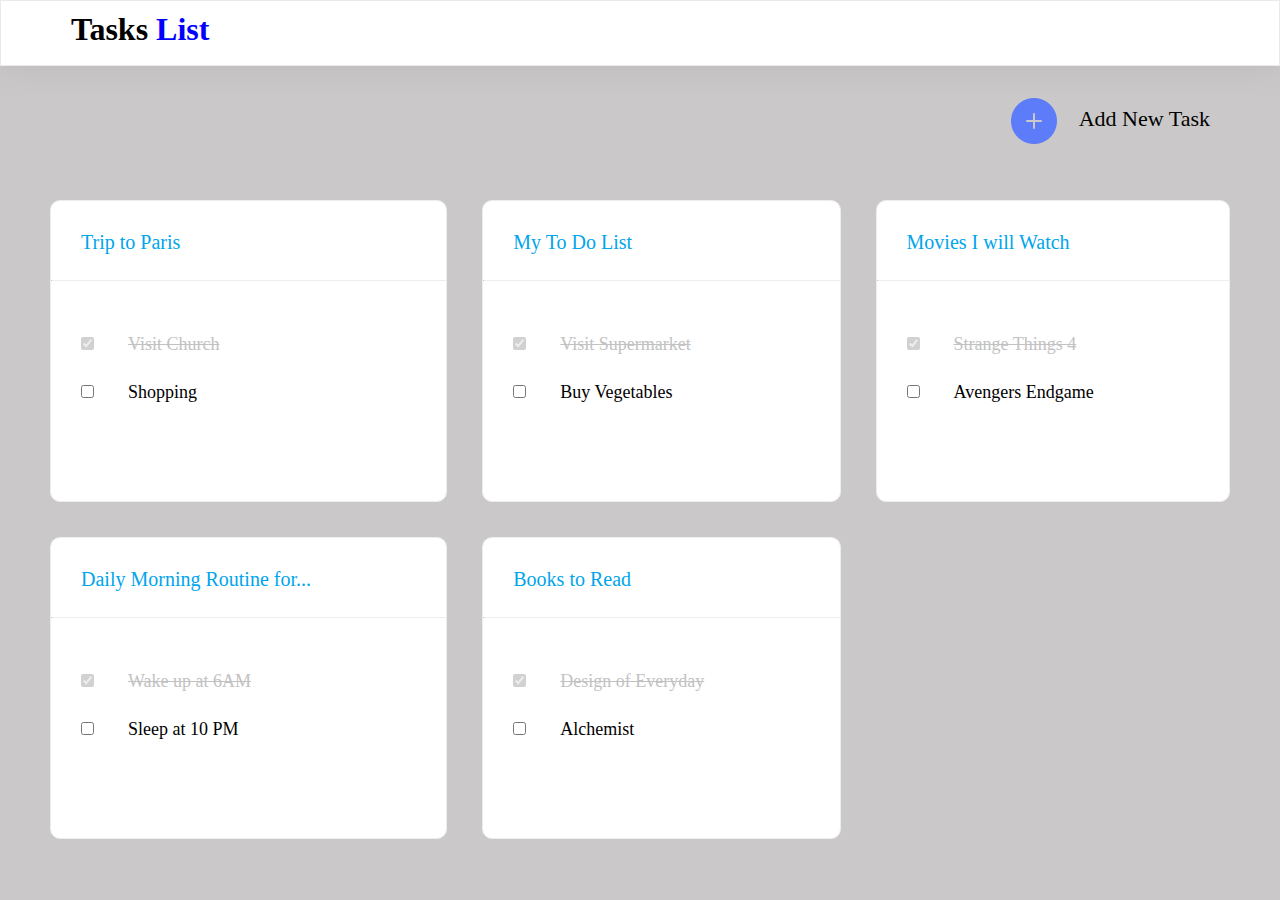
<file: index.html>
<!DOCTYPE html>
<html lang="en">
<head>
    <meta charset="UTF-8">
    <meta http-equiv="X-UA-Compatible" content="IE=edge">
    <meta name="viewport" content="width=device-width, initial-scale=1.0">
    <link rel="stylesheet" href="style.css">
    <title>TodoApp Mobile</title>
</head>
<body>
    <div class="backround">
        <h1 class="head">Tasks <span style="color:blue">List</span></h1>
        <div class="box">
            <a href="./index1.html" target="_self"><img src="./add.png" class="add_img"></a>
            <a href="./index1.html" class="box1" target="_self">Add New Task</a>
        </div>
        <div class="box_grid">
          <div class="list">
            <a href="./index2.html" target="_self" class="x">
                <p class="a">Trip to Paris</p>
            </a>
            <br>
            <hr>
            <br>
            <input type="checkbox" id="b" checked disabled>
            <label for="b" id="b">Visit Church</label>
             <br>
            <input type="checkbox" id="c">
            <label for="c" id="c">Shopping</label>
         </div>
         <div class="list">
            <p class="a">My To Do List</p>
            <br>
            <hr>
            <br>
            <input type="checkbox" id="b" checked disabled>
            <label for="b" id="b">Visit Supermarket</label>
            <br>
            <input type="checkbox" id="c">
            <label for="c" id="c">Buy Vegetables</label>
        </div>
        <div class="list">
            <p class="a">Movies I will Watch</p>
            <br>
            <hr>
            <br>
            <input type="checkbox" id="b" checked disabled>
            <label for="b" id="b">Strange Things 4</label>
            <br>
            <input type="checkbox" id="c">
            <label for="c" id="c">Avengers Endgame</label>
        </div>
        <div class="list">
            <p class="a">Daily Morning Routine for...</p>
            <br>
            <hr>
            <br>
            <input type="checkbox" id="b" checked disabled>
            <label for="b" id="b">Wake up at 6AM</label>
            <br>
            <input type="checkbox" id="c">
            <label for="c" id="c">Sleep at 10 PM</label>
          </div>
          <div class="list">
            <p class="a">Books to Read</p>
            <br>
            <hr>
            <br>
            <input type="checkbox" id="b" checked disabled>
            <label for="b" id="b">Design of Everyday</label>
            <br>
            <input type="checkbox" id="c">
            <label for="c" id="c">Alchemist</label>
          </div>
       </div>
    </div>
</body>
</html>
</file>
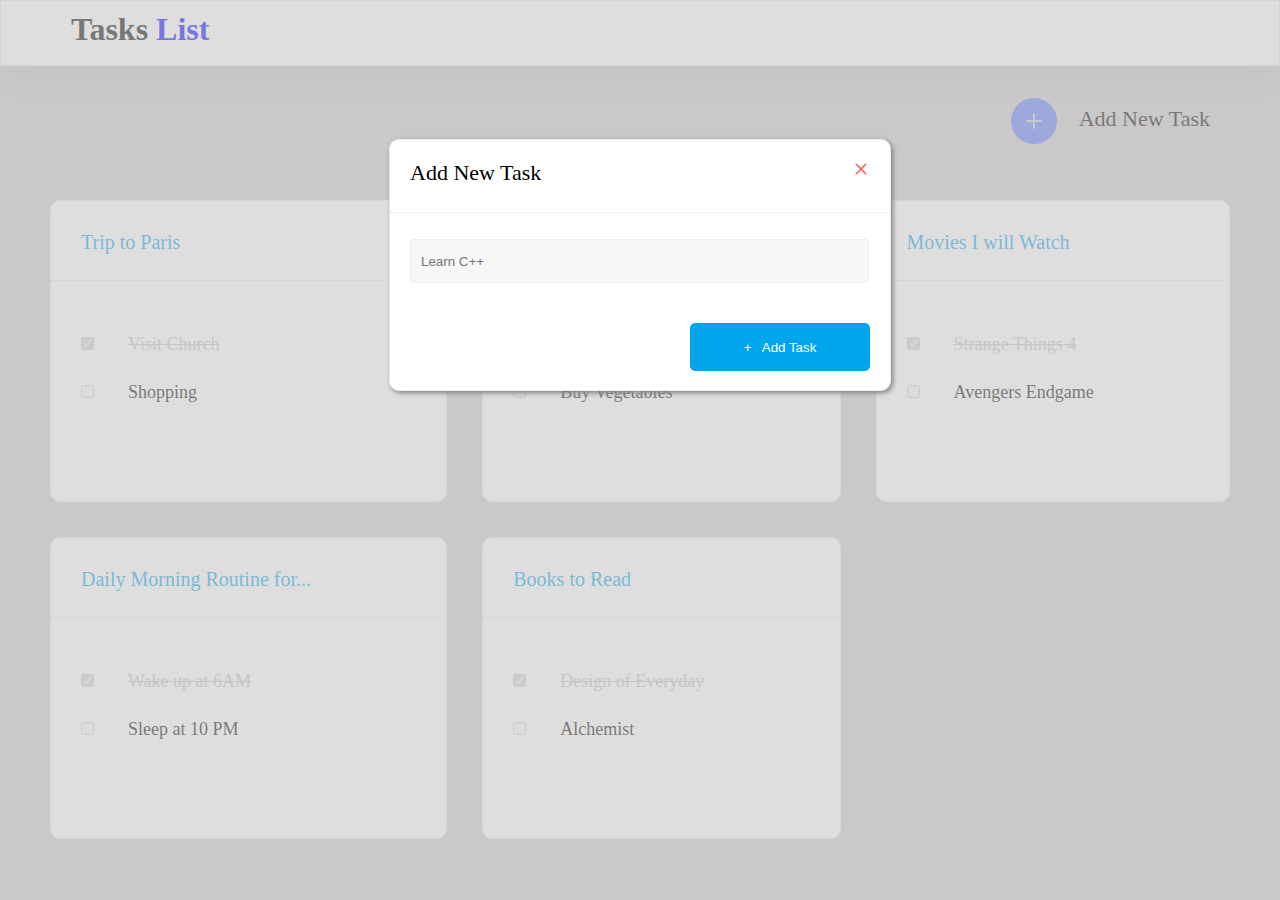
<file: index1.html>
<!DOCTYPE html>
<html lang="en">
<head>
    <meta charset="UTF-8">
    <meta http-equiv="X-UA-Compatible" content="IE=edge">
    <meta name="viewport" content="width=device-width, initial-scale=1.0">
    <link rel="stylesheet" href="style.css">
    <title>TodoApp Mobile</title>
</head>
<body>
    <div class="overlap">
        <div class="backround">
            <h1 class="head">Tasks <span style="color: blue">List</span></h1>
            <div class="box">
                <a href="./index1.html" target="_self"><img src="./add.png" class="add_img"></a>
                <a href="./index1.html" class="box1" target="_self">Add New Task</a>
            </div>
            <div class="box_grid">
              <div class="list list1">
                <a href="./index2.html" target="_self" class="x">
                    <p class="a">Trip to Paris</p>
                </a>
                <br>
                <hr>
                <br>
                <input type="checkbox" id="b" checked disabled>
                <label for="b" id="b">Visit Church</label>
                 <br>
                <input type="checkbox" disabled id="c">
                <label for="c" id="c">Shopping</label>
             </div>
             <div class="list">
                <p class="a">My To Do List</p>
                <br>
                <hr>
                <br>
                <input type="checkbox" id="b" checked disabled>
                <label for="b" id="b">Visit Supermarket</label>
                <br>
                <input type="checkbox" disabled id="c">
                <label for="c" id="c">Buy Vegetables</label>
            </div>
            <div class="list">
                <p class="a">Movies I will Watch</p>
                <br>
                <hr>
                <br>
                <input type="checkbox" id="b" checked disabled>
                <label for="b" id="b">Strange Things 4</label>
                <br>
                <input type="checkbox" disabled id="c">
                <label for="c" id="c">Avengers Endgame</label>
            </div>
            <div class="list">
                <p class="a">Daily Morning Routine for...</p>
                <br>
                <hr>
                <br>
                <input type="checkbox" id="b" checked disabled>
                <label for="b" id="b">Wake up at 6AM</label>
                <br>
                <input type="checkbox" disabled id="c">
                <label for="c" id="c">Sleep at 10 PM</label>
              </div>
              <div class="list">
                <p class="a">Books to Read</p>
                <br>
                <hr>
                <br>
                <input type="checkbox" id="b" checked disabled>
                <label for="b" id="b">Design of Everyday</label>
                <br>
                <input type="checkbox" disabled id="c">
                <label for="c" id="c">Alchemist</label>
              </div>
           </div>
        </div>
    </div>
    <div class="new_box">
        <p class="d">Add New Task</p>
        <a href="./index.html"><img src="./delete.png" class="delete"></a>
        <br>
        <hr>
        <br>
        <input type="text" placeholder="Learn C++" id="text">
        <br>
        <a href="#">
        <button class="btn">+ &nbsp; Add Task</button></a>
    </div>
    
</body>
</html>
</file>
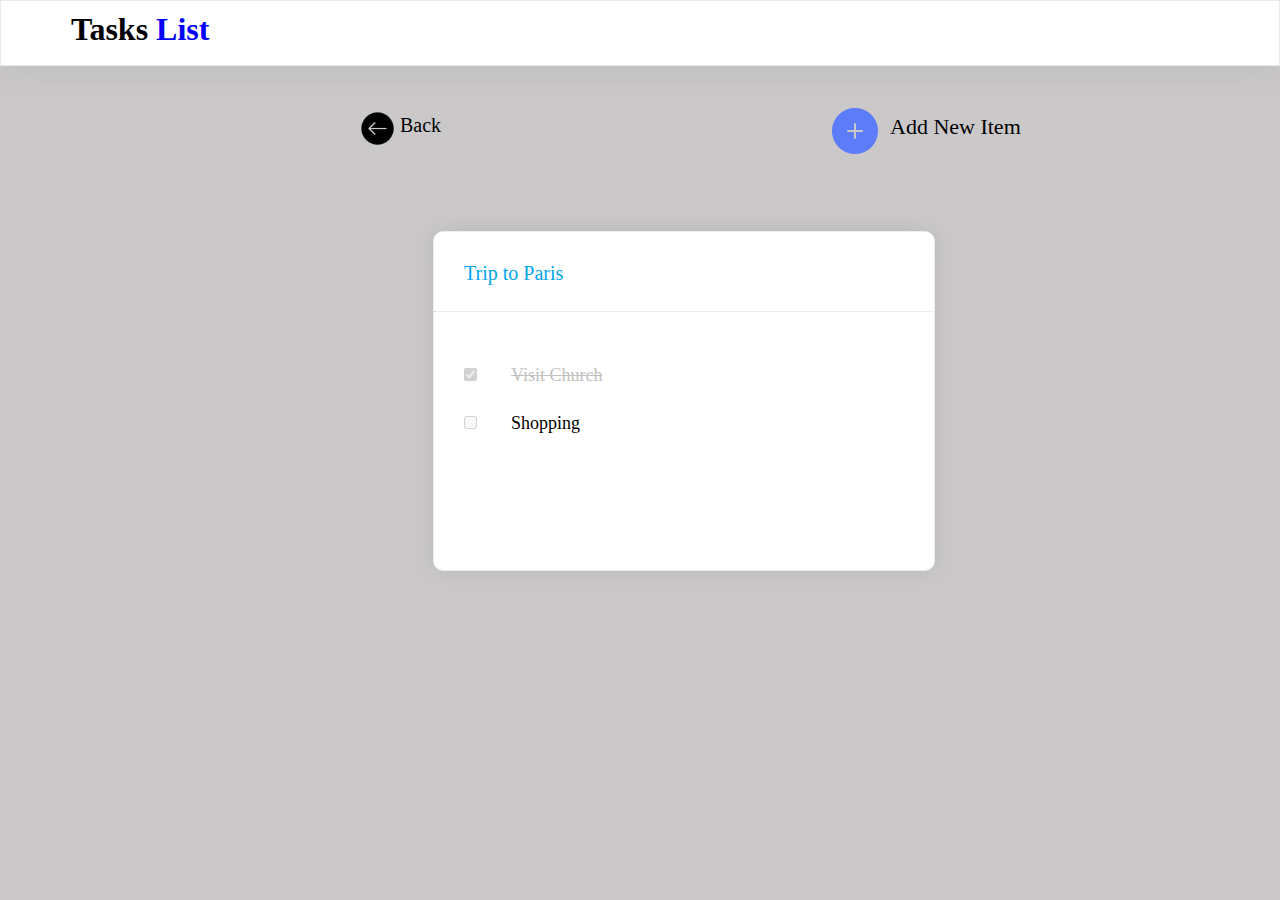
<file: index2.html>
<!DOCTYPE html>
<html lang="en">
  <head>
    <meta charset="UTF-8" />
    <meta http-equiv="X-UA-Compatible" content="IE=edge" />
    <meta name="viewport" content="width=device-width, initial-scale=1.0" />
    <link rel="stylesheet" href="style.css" />
    <title>TodoApp Mobile</title>
  </head>
  <body>
    <div class="backround">
      <h1 class="head">Tasks <span style="color: blue">List</span></h1>
      <div class="box5">
        <a href="./index.html"><img src="./back.png" class="back" /></a>
        <a href="./index.html" class="box2">Back</a>
        <a href="./index1.html"><img src="./add.png" class="img3" /></a>
        <a href="./index1.html" class="box3">Add New Item</a>
      </div>
      <div class="box4">
        <a href="./index.html" class="x">
          <p class="a">Trip to Paris</p>
        </a>
        <br />
        <hr />
        <br />
        <input type="checkbox" id="b" checked disabled />
        <label for="b" id="b">Visit Church</label>
        <br />
        <input type="checkbox" disabled id="c" />
        <label for="c" id="c">Shopping</label>
      </div>
    </div>
  </body>
</html>
</file>
<file: style.css>
body {
    margin: 0px;
    background-color: #cac8c8;
  }
  .background {
    width: auto;
  }
  .head {
    height: 44px;
    border: 1px solid #7b7b7b29;
    background-color: #ffffff;
    box-shadow: 0px 3px 30px #7b7b7b29;
    padding: 10px 70px;
    margin-top: 0px;
    width: auto;
  }
  .box {
    display: flex;
    justify-content: flex-end;
    gap: 20px;
    margin-top: 30px;
    margin-right: 70px;
  }
  .add_img{
    height: 50px;
    width: 50px;
  }
  .box1 {
    color: black;
    text-decoration: none;
    font-size: 22px;
    margin-top: 10px;
  }
  .box_grid {
    display: grid;
    grid-template-columns: repeat(3, auto);
    grid-gap: 35px;
    margin: 50px;
  }
  .list {
    height: 300px;
    border: 1px solid #ededed;
    border-radius: 10px;
    background-color: #ffffff;
    cursor: pointer;
  }
  .list:hover {
    box-shadow: 0px 0px 30px #67676729;
  }
  hr {
    border-top: #ededed;
  }
  
  .x {
    text-decoration: none;
  }
  .a {
    color: #00a5ec;
    font-size: 20px;
    margin: 30px 0px 0px 30px;
  }
  #b {
    text-decoration: line-through #c2c2c2;
    font-size: 18px;
    color: #c2c2c2;
    margin: 30px 0px 0px 30px;
  }
  #c {
    font-size: 18px;
    margin: 30px 0px 0px 30px;
  }
  
  .overlap{
    opacity:0.4;
  }
  .new_box {
    width: 500px;
    height: 250px;
    border: 1px solid #ededed;
    border-radius: 10px;
    box-shadow: 2px 2px 5px gray;
    background-color: #ffffff;
    margin: -750px auto;
    position: relative;
  }
  #text {
    width: 445px;
    height: 40px;
    margin: 0px 20px 0px;
    background-color: #f7f7f7;
    border: 1px solid #ededed;
    border-radius: 4px;
    padding-left: 10px;
  }
  .d {
    font-size: 22px;
    margin: 20px 20px 0px;
  }
  .delete {
    position: absolute;
    top: 20px;
    left: 462px;
    width: 18px;
    height: 18px;
  }
  .delete:hover {
    cursor: pointer;
  }
  .btn {
    background-color: #00a5ec;
    color: white;
    border: 1px solid #00a5ec;
    border-radius: 5px;
    padding: 5px;
    width: 180px;
    height: 48px;
    margin: 40px 20px 20px 300px;
  }
  .btn:hover {
    cursor: pointer;
  }
  
  .box5 {
    display: flex;
    justify-content: flex-end;
    gap: 20px;
    margin-top: 30px;
    margin-right: 70px;
    position: relative;
  }
  .back{
    height: 35px;
    width: 35px;
    position: absolute;
    left: 360px;
    top: 15px;
    margin-right: 14px;
  }
  .box2 {
    color: black;
    text-decoration: none;
    position: absolute;
    left: 400px;
    top: 18px;
    font-size: 20px;
  }
  .img3 {
    height: 50px;
    width: 50px;
    position: absolute;
    top: 10px;
    right: 320px;
    margin-right: 10px;
  }
  .box3 {
    color: black;
    text-decoration: none;
    position: absolute;
    top: 18px;
    right: 170px;
    width: 150px;
    height: 26px;
    font-size: 22px;
  }
  .box4 {
    width: 500px;
    height: 338px;
    border: 1px solid #ededed;
    border-radius: 10px;
    background-color: #ffffff;
    box-shadow: 0px 0px 20px #67676729;
    cursor: pointer;
    position: absolute;
    top: 231px;
    left: 433px;
  }
  @media screen and (min-width: 200px) and (max-width: 600px) {
    .background {
      height: 600px;
      width: auto;
    }
    .head {
      padding: 8px;
    }
    .box {
      margin-right: 150px;
    }
    .box1 {
      display: none;
    }
    /* .img1 {
      margin-left: auto;
      margin-right: auto;
    } */
  
    .box_grid {
      display: flex;
      flex-direction: column;
      margin: 20px;
    }
    .list {
      width: 350px;
      margin-left: auto;
      margin-right: auto;
    }
    .new_box {
      width: 300px;
      height: 250px;
      margin: -1650px auto;
    }
    #text {
      width: 250px;
    }
    .delete{
      left: 270px;
    }
    .btn {
      margin: 40px 20px 20px 105px;
    }
    /* .box5{
      margin-right: 50px;
    } */
    .back{
      height: 30px;
      width: 30px;
      position: absolute;
      left: 35px;
      top: 20px;
      margin-right: 14px;
    }
    .box2 {
      left: 70px;
      top: 23px;
      font-size: 20px;
    }
    .img3 {
      top: 15px;
      right: 10px;
      margin-right: 80px;
    }
    .box3 {
      display: none;
    }
    .box4 {
      width: 300px;
      height: 330px;
      top: 180px;
      left: 35px;
    }
    .a {
      text-align: center;
      margin: 30px 0px 0px 0px;
    }
  }
  @media screen and (min-width: 601px) and (max-width: 1100px) {
    .box_grid {
      display: grid;
      grid-template-columns: repeat(2, auto);
      grid-gap: 35px;
      margin: 50px;
    }
    .back{
      left: 60px;
      top: 45px;
      margin-right: 14px;
    }
    .box2 {
      left: 100px;
      top: 49px;
    }
    .img3 {
      top: 38px;
      right: 110px;
      margin-right: 14px;
    }
    .box3 {
      top: 49px;
      right: -40px;
      font-size: 18px;
    }
    .box4 {
      left: 160px;
      width: 500px;
    }
  }
</file>
